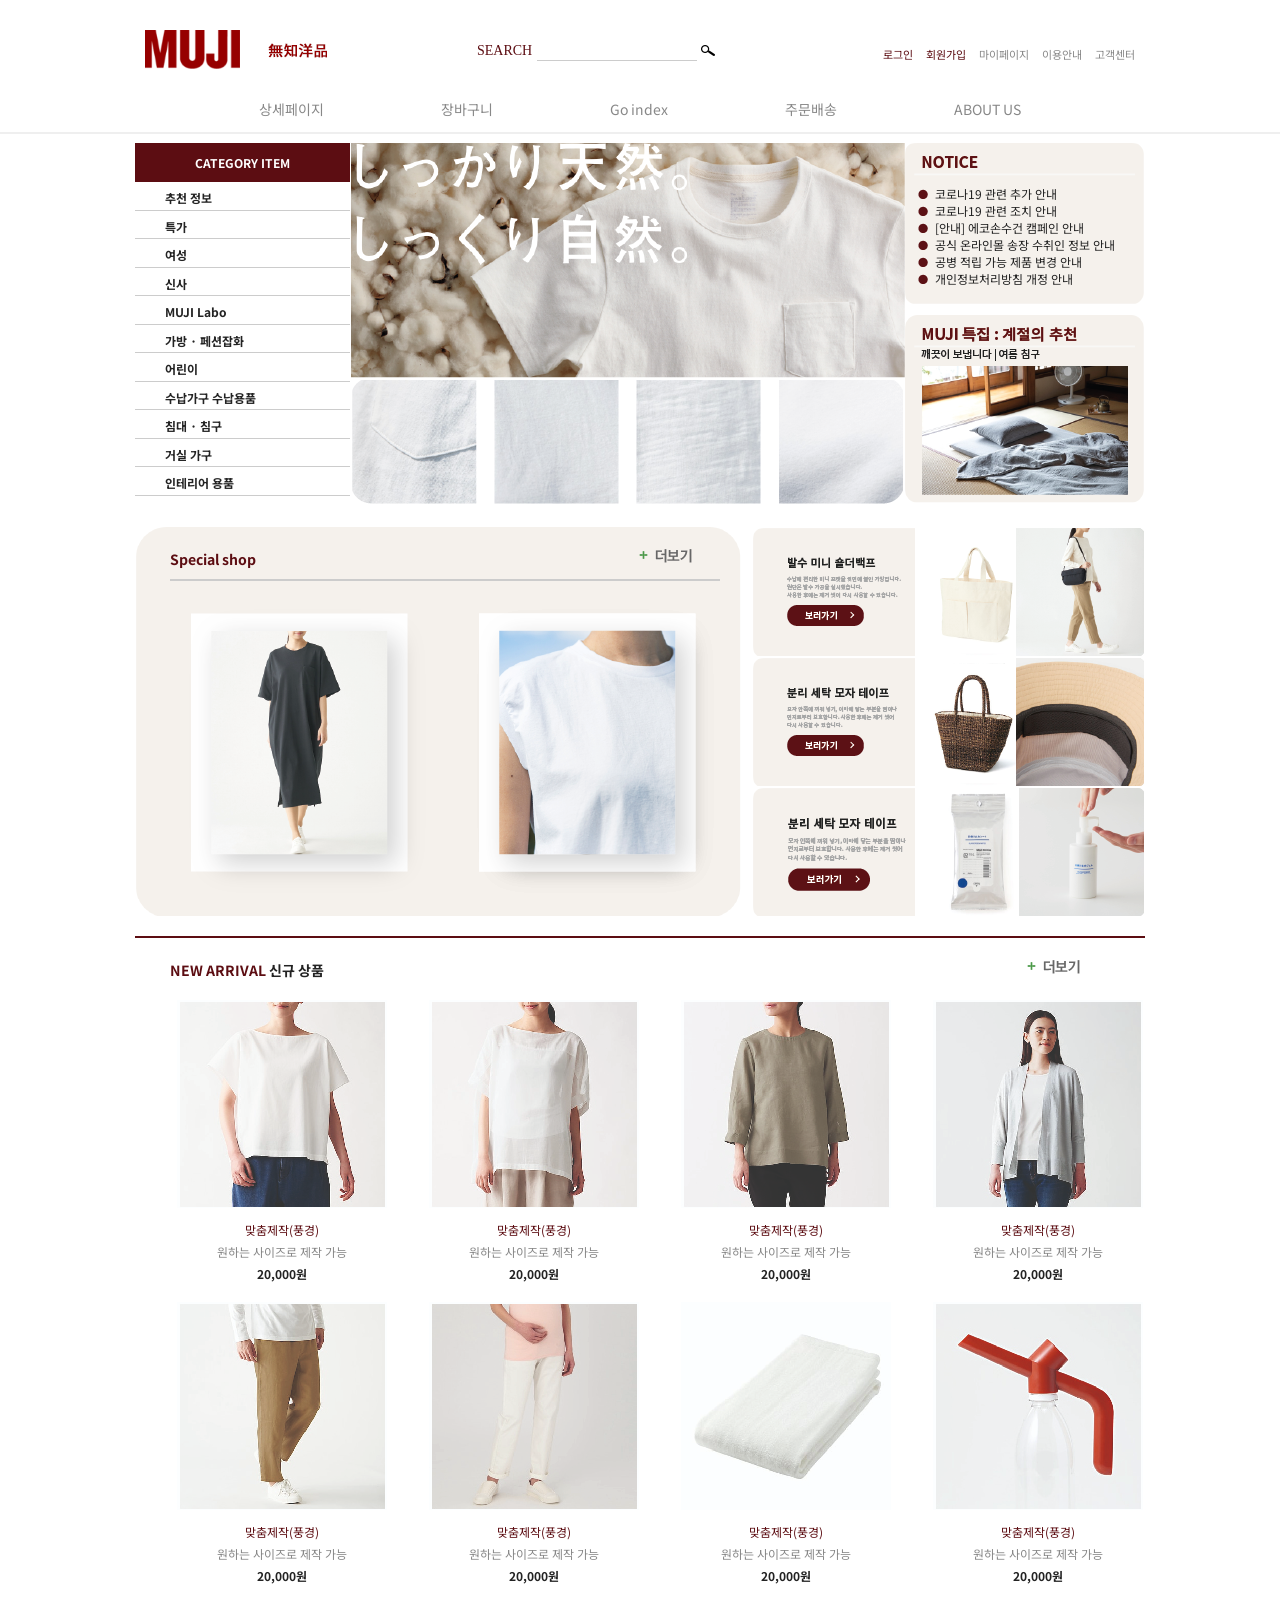
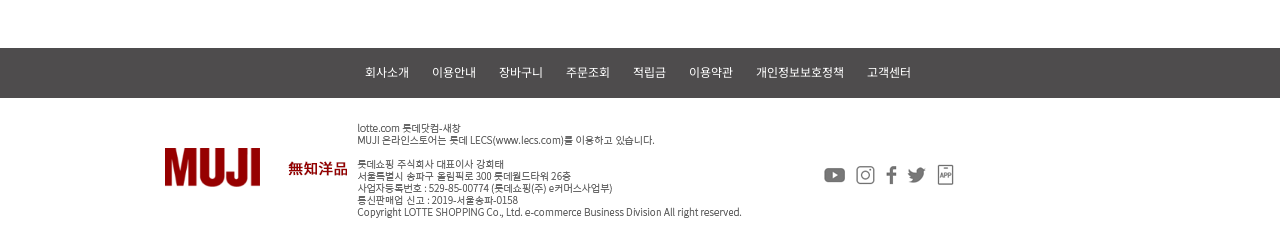
<file: 13.html>
<!DOCTYPE html><!-- 21761046_박지훈-->
<html lang="en" dir="ltr">
  <head>
    <meta charset="utf-8">
    <title></title>
    <link href="https://fonts.googleapis.com/css2?family=Noto+Sans+KR:wght@300;500&display=swap" rel="stylesheet">
    <link rel="stylesheet" type="text/css" href="css/common.css">
    <link rel="stylesheet" type="text/css" href="css/main.css">
  </head>
  <body>
    <header>
      <section id="top">
        <a id="logo" href="13.html"><img src="./img/logo.png"></a>
        <div id="search">
          <div id="search_title">SEARCH</div>
          <div id="search_form"><input type="text"></div>
          <div id="search_button"><img src="./img/btn_search.png"></div>
        </div>
        <nav id="top_menu">
          <ul>
            <li class="green"><a href="#">로그인</a></li>
            <li class="green"><a href="#">회원가입</a></li>
            <li><a href="#">마이페이지</a></li>
            <li><a href="#">이용안내</a></li>
            <li><a href="#">고객센터</a></li>
          </ul>
        </nav><!--top_menu-->
        <div class="clear"></div>
      </section><!--section_top-->
      <nav id="main_menu">
        <ul>
          <li><a href="디떼일.html">상세페이지</a></li>
          <li><a href="바구니.html">장바구니</a></li>
          <li><a href="Index.html">Go index</a></li>
          <li><a href="#">주문배송</a></li>
          <li><a href="#">ABOUT US</a></li>
        </ul>
      </nav>
    </header>
    <section id="main">
      <section id="cat1">
        <div id="cat_title">
          CATEGORY ITEM
      </div>
        <ul>
        <li>추천 정보</li>
        <li>특가</li>
        <li>여성</li>
        <li>신사</li>
        <li>MUJI Labo</li>
        <li>가방 · 페션잡화</li>
        <li>어린이</li>
        <li>수납가구 수납용품</li>
        <li>침대 · 침구</li>
        <li>거실 가구</li>
        <li>인테리어 용품</li>
      </ul>
    </section>
    <!-- section cat1-->
    <section id="cat2">
      <img src="./img/main_img.png">
    </section>
    <!-- section cat2-->
    <section id="cat3">
      <div id="latest_notice">
        <ul>
          <li> 코로나19 관련 추가 안내 </li>
          <li> 코로나19 관련 조치 안내 </li>
          <li> [안내] 에코손수건 캠페인 안내 </li>
          <li> 공식 온라인몰 송장 수취인 정보 안내 </li>
          <li> 공병 적립 가능 제품 변경 안내 </li>
          <li> 개인정보처리방침 개정 안내 </li>
        </ul>
      </div>
      <div id="week_event">

      </div>
    </section>
    <!-- section cat3-->
    <section id="special_shop">
      <h3><span>Special shop</span><img src="./img/more.png"></h3>
      <ul>
        <li><img src="./img/special_img1.png"></li>
        <li><img src="./img/special_img2.png"></li>
      </ul>
    </section>
    <!-- section special_shop-->
    <section id="special_banner">
      <div id="banner1">
        <ul>
          <li><img src="./img/landscape_img1.png"></li>
        </ul>
      </div>
      <div id="banner2">
        <ul>
          <li><img src="./img/point_wallpaper_img1.png"></li>
        </ul>
      </div>
      <div id="banner3">
        <ul>
          <li><img src="./img/children_img1.png" ></li>
        </ul>
      </div>
    </section>
    <!-- section special_banner-->
    <div class="clear"></div>
    <section id="new">
      <h3><span>NEW ARRIVAL</span> 신규 상품<img src="./img/more.png"></h3>
      <div class="item">
        <ul>
          <li><img src="./img/new_01.jpg"></li>
          <li class="subject">맞춤제작(풍경)</li>
          <li class="comment">원하는 사이즈로 제작 가능</li>
          <li class="price">20,000원</li>
        </ul>
      </div>
      <div class="item">
        <ul>
          <li><img src="./img/new_02.jpg"></li>
          <li class="subject">맞춤제작(풍경)</li>
          <li class="comment">원하는 사이즈로 제작 가능</li>
          <li class="price">20,000원</li>
        </ul>
      </div>
      <div class="item">
        <ul>
          <li><img src="./img/new_03.jpg"></li>
          <li class="subject">맞춤제작(풍경)</li>
          <li class="comment">원하는 사이즈로 제작 가능</li>
          <li class="price">20,000원</li>
        </ul>
      </div>
      <div class="item">
        <ul>
          <li><img src="./img/new_04.jpg"></li>
          <li class="subject">맞춤제작(풍경)</li>
          <li class="comment">원하는 사이즈로 제작 가능</li>
          <li class="price">20,000원</li>
        </ul>
      </div>
      <div class="clear"></div>
      <div class="item">
        <ul>
          <li><img src="./img/new_05.jpg"></li>
          <li class="subject">맞춤제작(풍경)</li>
          <li class="comment">원하는 사이즈로 제작 가능</li>
          <li class="price">20,000원</li>
        </ul>
      </div>
      <div class="item">
        <ul>
          <li><img src="./img/new_06.jpg"></li>
          <li class="subject">맞춤제작(풍경)</li>
          <li class="comment">원하는 사이즈로 제작 가능</li>
          <li class="price">20,000원</li>
        </ul>
      </div>
      <div class="item">
        <ul>
          <li><img src="./img/new_07.jpg"></li>
          <li class="subject">맞춤제작(풍경)</li>
          <li class="comment">원하는 사이즈로 제작 가능</li>
          <li class="price">20,000원</li>
        </ul>
      </div>
      <div class="item">
        <ul>
          <li><img src="./img/new_08.jpg"></li>
          <li class="subject">맞춤제작(풍경)</li>
          <li class="comment">원하는 사이즈로 제작 가능</li>
          <li class="price">20,000원</li>
        </ul>
      </div>
    </section>
    <!-- section new-->
    </section>
    <!-- section main-->
    <div class="clear"></div>
    <footer>
      <section id="footer_menu_box">
        <nav id="footer_menu">
          <ul>
            <li><a href="#">회사소개</a></li>
            <li><a href="#">이용안내</a></li>
            <li><a href="#">장바구니</a></li>
            <li><a href="#">주문조회</a></li>
            <li><a href="#">적립금</a></li>
            <li><a href="#">이용약관</a></li>
            <li><a href="#">개인정보보호정책</a></li>
            <li><a href="#">고객센터</a></li>
          </ul>
        </nav>
      </section>
      <!-- section footer_menu_box-->
      <section id="footer_box">
        <div id="footer_logo">
          <a  href="13.html">  <img src="./img/footer_logo.png"></a>
        </div>
        <div id="address">
          <img src="./img/address.png">
        </div>
        <div id="footer_banner">
          <img src="./img/footer_banner_01.png">
        </div>
      </section>
      <!-- section footer_box-->
    </footer>
  </body>
</html>
</file>
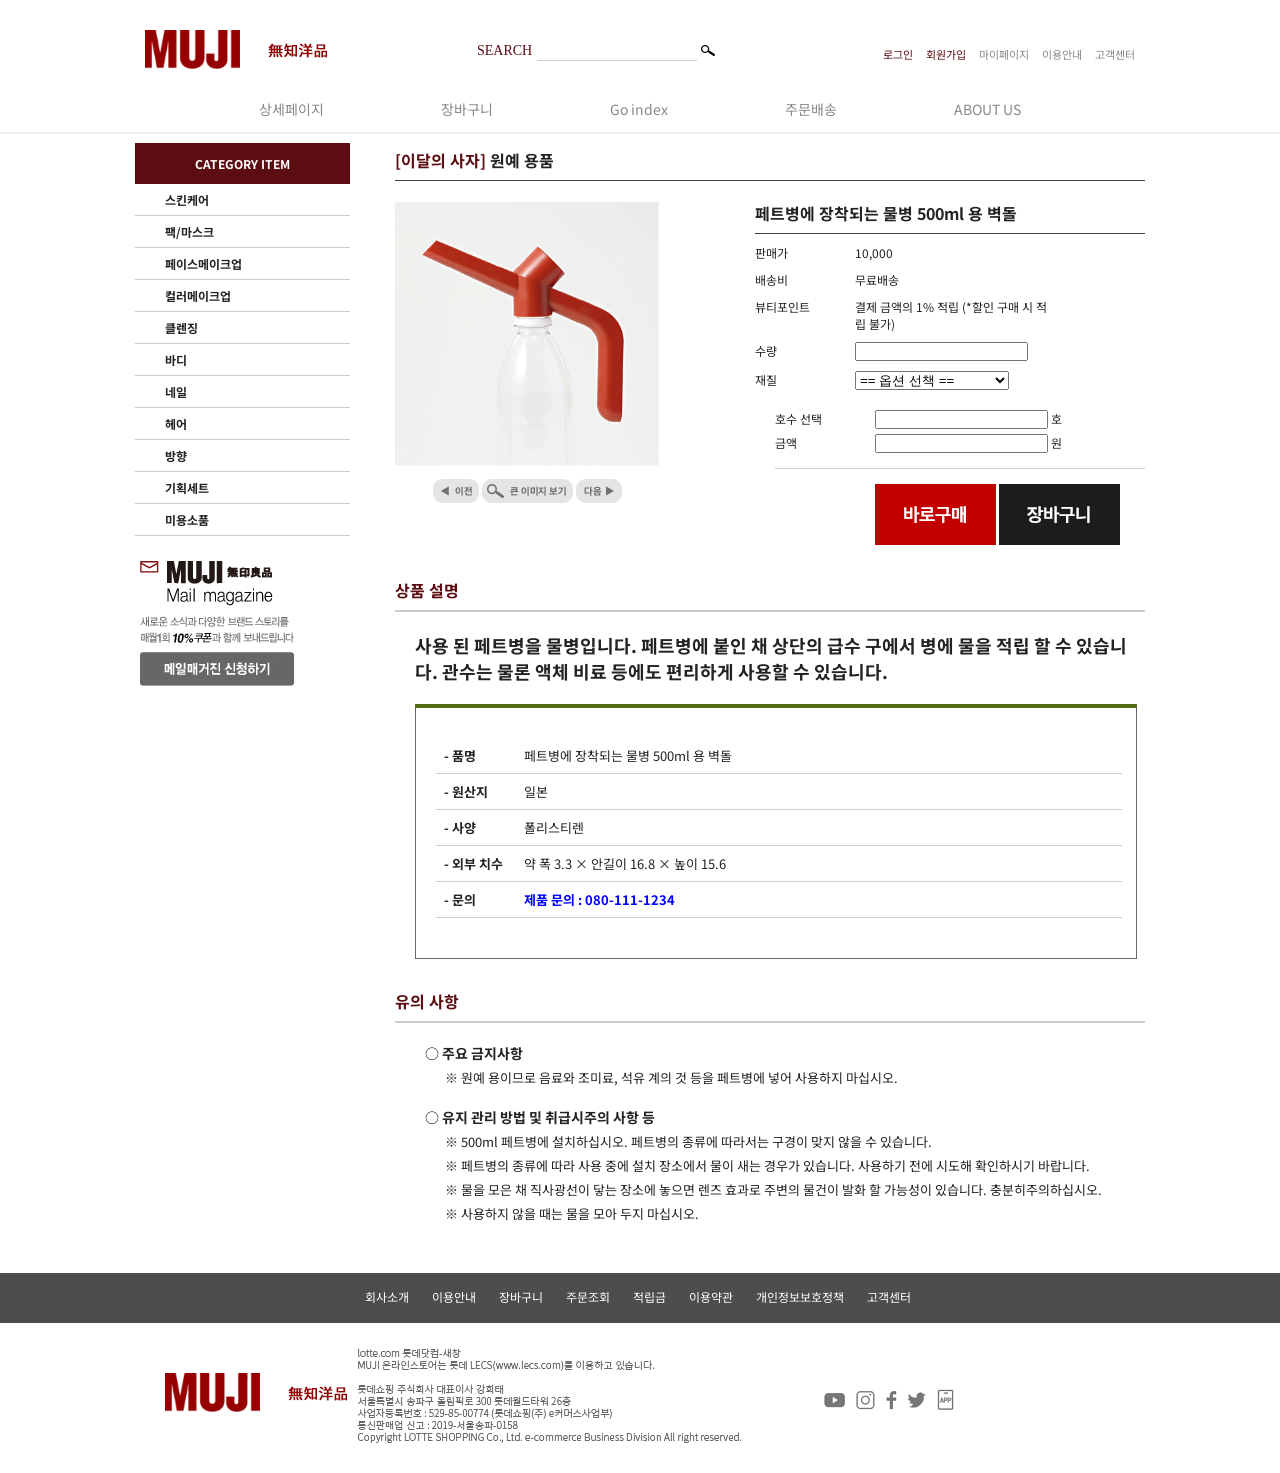
<file: 디떼일.html>
<!DOCTYPE html><!-- 21761046_박지훈-->
<html lang="en" dir="ltr">
  <head>
    <meta charset="utf-8">
    <title></title>
    <link href="https://fonts.googleapis.com/css2?family=Noto+Sans+KR:wght@300;500&display=swap" rel="stylesheet">
    <link rel="stylesheet" type="text/css" href="css/common.css">
    <link rel="stylesheet" type="text/css" href="css/detail.css">
  </head>
  <body>
    <header>
      <section id="top">
        <a id="logo" href="13.html"><img src="./img/logo.png"></a>
        <div id="search">
          <div id="search_title">SEARCH</div>
          <div id="search_form"><input type="text"></div>
          <div id="search_button"><img src="./img/btn_search.png"></div>
        </div>
        <nav id="top_menu">
          <ul>
            <li class="green"><a href="#">로그인</a></li>
            <li class="green"><a href="#">회원가입</a></li>
            <li><a href="#">마이페이지</a></li>
            <li><a href="#">이용안내</a></li>
            <li><a href="#">고객센터</a></li>
          </ul>
        </nav>
        <!--top_menu-->
        <div class="clear"></div>
      </section>
      <!--section_top-->
      <nav id="main_menu">
        <ul>
          <li><a href="디떼일.html">상세페이지</a></li>
          <li><a href="바구니.html">장바구니</a></li>
          <li><a href="Index.html">Go index</a></li>
          <li><a href="#">주문배송</a></li>
          <li><a href="#">ABOUT US</a></li>
        </ul>
      </nav>
    </header>
    <section id="main">
      <aside id="left">
        <div id="cat_title">
          CATEGORY ITEM
      </div>
        <ul>
        <li>스킨케어</li>
        <li>팩/마스크</li>
        <li>페이스메이크업</li>
        <li>컬러메이크업</li>
        <li>클렌징</li>
        <li>바디</li>
        <li>네일</li>
        <li>헤어</li>
        <li>방향</li>
        <li>기획세트</li>
        <li>미용소품</li>
      </ul>
      <div id="customer">
        <img src="./img/customer.png">
      </div>
    </aside>
    <!-- aside left-->
    <section id="right">
      <section id="summary">
        <h3><span>[이달의 사자]</span> 원예 용품</h3>
        <section id="summary1">
          <div class="image">
            <img src="./img/product_img.png">
          </div>
          <div class="buttons">
            <img src="./img/btn_pre.png">
            <img src="./img/btn_show_big.png">
            <img src="./img/btn_next.png">
          </div>
        </section>
        <!-- section summary1-->
        <section id="summary2">
          <h3>페트병에 장착되는 물병 500ml 용 벽돌</h3>
          <div class="item">
            <ul>
              <li>
                <div class="col1">판매가</div>
                <div class="col2">10,000</div>
                <div class="clear"></div>
              </li>
              <li>
                <div class="col1">배송비</div>
                <div class="col2">무료배송</div>
                <div class="clear"></div>
              </li>
              <li>
                <div class="col1">뷰티포인트</div>
                <div class="col2">결제 금액의 1% 적립 (*할인 구매 시 적립 불가)</div>
                <div class="clear"></div>
              </li>
              <li>
                <div class="col1">수량</div>
                <div class="col2"><input type="text"></div>
                <div class="clear"></div>
              </li>
              <li>
                <div class="col1">재질</div>
                <div class="col2">
                  <select>
                    <option>== 옵션 선책 ==</option>
                    <option>매트 타입</option>
                    <option>글리터 타입(27,000원)</option>
                  </select>
                </div>
                <div class="clear"></div>
              </li>
            </ul>
          </div>
          <!--item-->
          <ul class="size">
            <li>
              <div class="col1">호수 선택</div>
              <div class="col2">
                <input type="text"> 호
              </div>
              <div class="clear"></div>
            </li>
            <li>
              <div class="col1">금액</div>
              <div class="col2">
                <input type="text"> 원
              </div>
              <div class="clear"></div>
            </li>
          </ul>
          <!--size-->
          <ul class="buttons">
            <li><img src="./img/btn_buy_now.png"></li>
            <li><img src="./img/btn_cart.png"></li>
          </ul>
        </section>
        <!--section summary2-->
        <div class="clear"></div>
      </section>
      <!--section summary-->
      <section id="explanation">
        <h3>상품 설명</h3>
        <h2>사용 된 페트병을 물병입니다. 페트병에 붙인 채 상단의 급수 구에서 병에 물을 적립 할 수 있습니다. 관수는 물론 액체 비료 등에도 편리하게 사용할 수 있습니다.</h2>
            <div id="explanation_box">
              <ul>
                <li>
                  <div class="col1">- 품명</div>
                  <div class="col2">페트병에 장착되는 물병 500ml 용 벽돌</div>
                  <div class="clear"></div>
                </li>
                <li>
                  <div class="col1">- 원산지	</div>
                  <div class="col2">일본</div>
                  <div class="clear"></div>
                </li>
                <li>
                  <div class="col1">- 사양</div>
                  <div class="col2">폴리스티렌</div>
                  <div class="clear"></div>
                </li>
                <li>
                  <div class="col1">- 외부 치수</div>
                  <div class="col2">약 폭 3.3 × 안길이 16.8 × 높이 15.6</div>
                  <div class="clear"></div>
                </li>
                <li>
                  <div class="col1">- 문의</div>
                  <div class="col2"><span>제품 문의 : 080-111-1234</span></div>
                  <div class="clear"></div>
                </li>
              </ul>
            </div>
            <!--explanation_box-->
      </section>
      <!--section explanation-->
      <section id="required">
        <h3>유의 사항</h3>
        <dl>
          <dt> ○ 주요 금지사항</dt>
          <dd>※ 원예 용이므로 음료와 조미료, 석유 계의 것 등을 페트병에 넣어 사용하지 마십시오.</dd>
        </dl>
        <dl>
          <dt> ○ 유지 관리 방법 및 취급시주의 사항 등</dt>
          <dd>※ 500ml 페트병에 설치하십시오. 페트병의 종류에 따라서는 구경이 맞지 않을 수 있습니다. </dd>
          <dd>※ 페트병의 종류에 따라 사용 중에 설치 장소에서 물이 새는 경우가 있습니다. 사용하기 전에 시도해 확인하시기 바랍니다. </dd>
          <dd>※ 물을 모은 채 직사광선이 닿는 장소에 놓으면 렌즈 효과로 ​​주변의 물건이 발화 할 가능성이 있습니다. 충분히주의하십시오.</dd>
          <dd>※ 사용하지 않을 때는 물을 모아 두지 마십시오.</dd>
        </dl>
      </section>
      <!-- section required-->
    </section>
    <!-- section right-->
  </section>
  <!-- section main-->
    <div class="clear"></div>
    <footer>
      <section id="footer_menu_box">
        <nav id="footer_menu">
          <ul>
            <li><a href="#">회사소개</a></li>
            <li><a href="#">이용안내</a></li>
            <li><a href="#">장바구니</a></li>
            <li><a href="#">주문조회</a></li>
            <li><a href="#">적립금</a></li>
            <li><a href="#">이용약관</a></li>
            <li><a href="#">개인정보보호정책</a></li>
            <li><a href="#">고객센터</a></li>
          </ul>
        </nav>
      </section>
      <!-- section footer_menu_box-->
      <section id="footer_box">
        <div id="footer_logo">
        <a  href="13.html">  <img src="./img/footer_logo.png"></a>
        </div>
        <div id="address">
          <img src="./img/address.png">
        </div>
        <div id="footer_banner">
          <img src="./img/footer_banner_01.png">
        </div>
      </section>
      <!-- section footer_box-->
    </footer>
  </body>
</html>
</file>
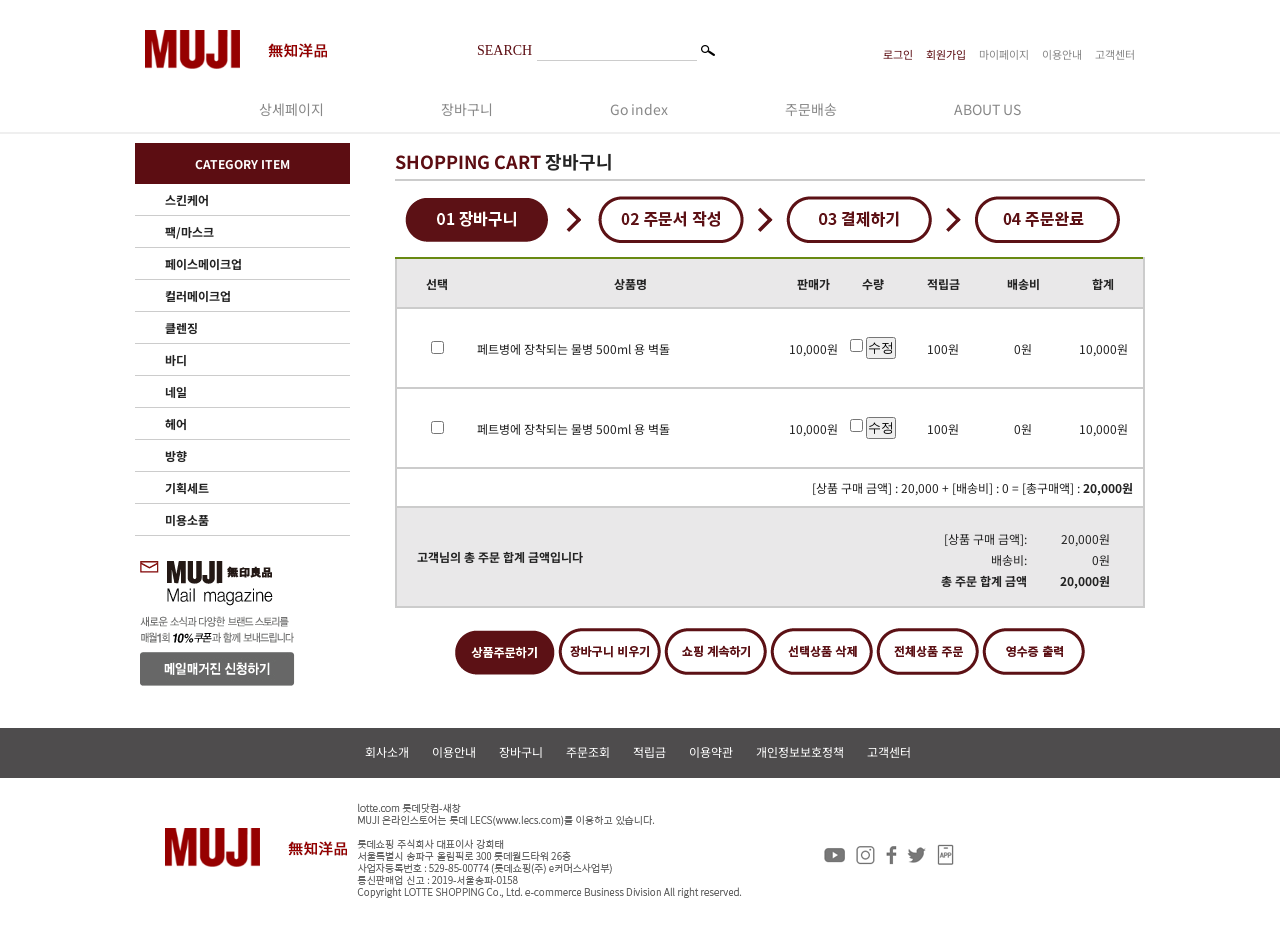
<file: 바구니.html>
<!DOCTYPE html><!-- 21761046_박지훈-->
<html lang="en" dir="ltr">
  <head>
    <meta charset="utf-8">
    <title></title>
    <link href="https://fonts.googleapis.com/css2?family=Noto+Sans+KR:wght@300;500&display=swap" rel="stylesheet">
    <link rel="stylesheet" type="text/css" href="css/common.css">
    <link rel="stylesheet" type="text/css" href="css/cart.css">
  </head>
  <body>
    <header>
      <section id="top">
        <a id="logo" href="13.html"><img src="./img/logo.png"></a>
        <div id="search">
          <div id="search_title">SEARCH</div>
          <div id="search_form"><input type="text"></div>
          <div id="search_button"><img src="./img/btn_search.png"></div>
        </div>
        <nav id="top_menu">
          <ul>
            <li class="green"><a href="#">로그인</a></li>
            <li class="green"><a href="#">회원가입</a></li>
            <li><a href="#">마이페이지</a></li>
            <li><a href="#">이용안내</a></li>
            <li><a href="#">고객센터</a></li>
          </ul>
        </nav>
        <!--top_menu-->
        <div class="clear"></div>
      </section>
      <!--section_top-->
      <nav id="main_menu">
        <ul>
          <li><a href="디떼일.html">상세페이지</a></li>
          <li><a href="바구니.html">장바구니</a></li>
          <li><a href="Index.html">Go index</a></li>
          <li><a href="#">주문배송</a></li>
          <li><a href="#">ABOUT US</a></li>
        </ul>
      </nav>
    </header>
    <section id="main">
      <aside id="left">
        <div id="cat_title">
          CATEGORY ITEM
      </div>
        <ul>
        <li>스킨케어</li>
        <li>팩/마스크</li>
        <li>페이스메이크업</li>
        <li>컬러메이크업</li>
        <li>클렌징</li>
        <li>바디</li>
        <li>네일</li>
        <li>헤어</li>
        <li>방향</li>
        <li>기획세트</li>
        <li>미용소품</li>
      </ul>
      <div id="customer">
        <img src="./img/customer.png">
      </div>
    </aside>
    <!-- aside left-->
    <section id="right">
      <h2 id="cart_title">
        <span>SHOPPING CART</span> 장바구니
      </h2>
      <div id="process">
        <img src="./img/process.png">
      </div>

      <table>
        <tr class="title">
          <th>선택</th>
          <th>상품명</th>
          <th>판매가</th>
          <th>수량</th>
          <th>적립금</th>
          <th>배송비</th>
          <th>합계</th>
        </tr>
        <tr class="items">
          <td class="col1"><input type="checkbox"></td>
          <td class="col2">
            페트병에 장착되는 물병 500ml 용 벽돌
          </td>
          <td class="col3">10,000원</td>
          <td class="col4">
            <input type="checkbox">
            <button>수정</button>
          </td>
          <td class="col5">100원</td>
          <td class="col6">0원</td>
          <td class="col7">10,000원</td>
        </tr>
        <tr class="items">
          <td class="col1"><input type="checkbox"></td>
          <td class="col2">
            페트병에 장착되는 물병 500ml 용 벽돌
          </td>
          <td class="col3">10,000원</td>
          <td class="col4">
            <input type="checkbox">
            <button>수정</button>
          </td>
          <td class="col5">100원</td>
          <td class="col6">0원</td>
          <td class="col7">10,000원</td>
        </tr>
        <tr class="total_price">
          <td colspan="7">
            [상품 구매 금액] : 20,000 + [배송비] : 0 = [총구매액] : <span>20,000원</span>
          </td>
        </tr>
        <tr class="order_status_box">
          <td colspan="7">
            <div class="order_status">
              <p><span>고객님의 총 주문 합계 금액입니다</span></p>
              <div>
                <ul>
                  <li class="col1">[상품 구매 금액]:</li>
                  <li class="col2">20,000원</li>
                </ul>
                <ul>
                  <li class="col1">배송비:</li>
                  <li class="col2">0원</li>
                </ul>
                <ul>
                  <li class="col1"><span>총 주문 합계 금액</span></li>
                  <li class="col2"><span>20,000원</span></li>
                </ul>
              </div>
            </div>
            <!--order_status-->
          </td>
        </tr>
      </table>
      <ul id="order_buttons">
        <li><img src="./img/order_button1.png"></li>
        <li><img src="./img/order_button2.png"></li>
        <li><img src="./img/order_button3.png"></li>
        <li><img src="./img/order_button4.png"></li>
        <li><img src="./img/order_button5.png"></li>
        <li><img src="./img/order_button6.png"></li>
      </ul>
    </section>
    <!-- section right-->
  </section>
  <!-- section main-->
    <div class="clear"></div>
    <footer>
      <section id="footer_menu_box">
        <nav id="footer_menu">
          <ul>
            <li><a href="#">회사소개</a></li>
            <li><a href="#">이용안내</a></li>
            <li><a href="#">장바구니</a></li>
            <li><a href="#">주문조회</a></li>
            <li><a href="#">적립금</a></li>
            <li><a href="#">이용약관</a></li>
            <li><a href="#">개인정보보호정책</a></li>
            <li><a href="#">고객센터</a></li>
          </ul>
        </nav>
      </section>
      <!-- section footer_menu_box-->
      <section id="footer_box">
        <div id="footer_logo">
        <a  href="13.html">  <img src="./img/footer_logo.png"></a>
        </div>
        <div id="address">
          <img src="./img/address.png">
        </div>
        <div id="footer_banner">
          <img src="./img/footer_banner_01.png">
        </div>
      </section>
      <!-- section footer_box-->
    </footer>
  </body>
</html>
</file>
<file: css/common.css>
/*21761046_박지훈*/

* {
  margin:0;
  padding:0;
}
body {
  font-family: 'Noto Sans KR', sans-serif;
  font-size: 12px;
  color:#232323;
  background-color: #ffffff;
}
ul {
  list-style-type: none;
}
a:link, a:visited, a:hover, a:active {
  text-decoration: none;
  color:#5c0d12;
}
.clear {
  clear:both;
}
/*-헤더--*/
header {
  height: 128px;
}
header #top {
  width: 990px;
  margin:0 auto;
  /*border: solid 1px #0000ff;*/
}
header #logo {
  float: left;
  margin:30px 0 0 0;
  /*border: solid 1px #0000ff;*/
}
/* 검색 */
header #search {
  float: left;
  font-family:"Sans-serif";
  font-size: 12px;
  color:#5c0d12;
  margin:40px 0 0 150px;
  /*border: solid 1px #0000ff;*/
}
header #search #search_title {
  float: left;
  margin-top: 3px;
  font-size: 14px;
}
header #search #search_form {
  float:left;
}
header #search #search_form input {
  width: 160px;
  height: 20px;
  border: 0;
  background-color: #ffffff;
  border-bottom: solid 1px #cccccc;
  margin-left: 5px;
}
header #search #search_button {
  float: left;
  margin:3px 0 0 3px;
}
/*상단메뉴*/
header #top_menu {
  float:right;
  margin-top:45px;
  /*border: solid 1px #0000ff;*/
}
header #top_menu a:link {
  font-size: 11px;
  color:#888888;
}
header #top_menu a:visited {
  font-size: 11px;
  color:#888888;
}
header #top_menu a:hover {
  font-size: 11px;
  color:#888888;
}
header #top_menu a:active {
  font-size: 11px;
  color:#888888;
}
header #top_menu li.green a:link {
  color:#5c0d12;
}
header #top_menu li.green a:visited {
  color:#5c0d12;
}
header #top_menu li.green a:hover {
  color:#5c0d12;
}
header #top_menu li.green a:active {
  color:#5c0d12;
}
header #top_menu li {
  display: inline;
  margin-left:10px;
}
/*메인메뉴*/
header #main_menu {
  height: 45px;
  font-size: 14px;
  margin-top: 15px;
  background-color: #ffffff;
  border-bottom: solid 2px #efefef;
  /*border: solid 1px #0000ff;*/
}
header #main_menu ul {
  width: 990px;
  margin: auto;
  /*border: solid 1px #0000ff;*/
  padding-top: 12px;
  text-align: center;
}
header #main_menu li {
  display: inline;
  margin:0 57px;
}
header #main_menu a:link {
  color:#888888;
}
header #main_menu a:visited {
  color:#888888;
}
header #main_menu a:hover {
  color:#5c0d12;
}
header #main_menu a:active {
  color:#888888;
}
/*-----푸터-----*/
footer {
  height: 200px;
  margin-top: 50px;
}
footer #footer_menu_box {
  height:50px;
  background-color: #4e4c4d;
}
footer #footer_menu {
  width: 1010px;
  margin:0 auto;
  padding-top: 15px;
}
footer #footer_menu ul {
  margin-left: 210px;
}
footer #footer_menu li {
  display:inline;
  margin-left: 20px;
}
footer #footer_menu a:link {
  color:#ffffff;
}
footer #footer_menu a:hover {
  color:#ffffff;
}
footer #footer_menu a:visited {
  color:#ffffff;
}
footer #footer_menu a:active {
  color:#ffffff;
}
footer #footer_box {
  width: 1010px;
  margin:auto;
}
footer #footer_box div {
  float: left;
}
footer #footer_box #footer_logo {
  margin:50px 0 0 30px;
}
footer #footer_box #address {
  margin:25px 0 0 10px;
}
footer #footer_box #footer_banner {
  margin:50px 0 0 70px;
}
</file>
<file: css/main.css>
/*21761046_박지훈*/

/* 메인 콘텐츠 */
section#main {
  width:1010px;
  margin:auto;
}
/* 좌측 카테고리 = 메인 이미지 = 공지사항/주간 이벤트 */
section#cat1 {
  width: 215px;
  float:left;
  margin-top:15px;
  font-weight: bold;
}
section#cat1 #cat_title {
  padding: 11px;
  background-color:#5c0d12;
  color:#ffffff;
  text-align: center;
}
section#cat1 li {
  color:#232323;
  padding: 7px 0 3.5px 30px;
  border-bottom: solid 1px #cccccc;
}
section#cat2 {
  float:left;
  margin-top: 15px;
}
section#cat3 {
  width: 236px;
  float: left;
  margin-top: 15px;
}
section#cat3 #latest_notice {
  width: 239px;
  height: 161px;
  background-image: url("../img/latest_notice.png");
  background-repeat: no-repeat;
}
section#cat3 #latest_notice ul {
  padding:42px 0 0 30px;
  list-style-image: url("../img/blue_dot.png");
}
section#cat3 #week_event {
  width: 239px;
  height: 191px;
  margin-top: 11px;
  background-image: url("../img/week_event.png");
  background-repeat: no-repeat;
}
section#cat3 #week_event img {
  margin:58px 0 0 22px;
}
/* 스페셜 숍(special_shop)*/
section#special_shop {
  width: 612px;
  height: 389px;
  margin-top:20px;
  float:left;
  background-image: url("../img/special_shop.png");
  background-repeat: no-repeat;
}
section#special_shop h3 {
  width: 550px;
  margin:20px 0 0 35px;
  padding-bottom: 10px;
  border-bottom:solid 2px #cccccc;
}
section#special_shop h3 img {
  margin:0 0 0 380px;
  padding:0;
}
section#special_shop h3 span {
  color:#5c0d12;
}
section#special_shop ul {
  margin:10px 0 0 25px;
}
section#special_shop li {
  display:inline;
  margin:0 2px;
}
section#special_shop img {
  padding: 10px;
  margin-left:10px;
  /*border: solid 1px #cccccc;*/
}
section#special_banner {
  float:left;
  margin:19px 0 0 5px;
}
section#special_banner div {
  width: 392px;
  height: 129px;
  margin-top:1px;
}
/* 스페셜 숍 우측의 배너 3개*/
section#special_banner #banner1 {
  background-image:url("../img/landscape.png");
  background-repeat: no-repeat;
}
section#special_banner #banner2 {
  background-image:url("../img/point_wallpaper.png");
  background-repeat: no-repeat;
}
section#special_banner #banner3 {
  background-image:url("../img/children.png");
  background-repeat: no-repeat;
}
section#special_banner ul {
  padding:30px 0 0 35px;
}
section#special_banner li {
  display:inline;
}
section#new {
  height: 660px;
  margin-top:20px;
  border-top:solid 2px #5c0d12;
}
section#new h3 {
  margin:20px 0 0 35px;
}
section#new h3 img {
  margin:0 0 0 700px;
}
section#new h3 span {
  color:#5c0d12;
}
section#new .item {
  float:left;
  text-align: center;
  margin:20px 0 0 42px;
}
section#new .item .subject {
  margin-top:10px;
  color:#5c0d12;
}
section#new .item .comment {
  margin-top:5px;
  color:#888888;
}
section#new .item .price {
  margin-top:5px;
  font-weight:bold;
}
footer
</file>
<file: css/detail.css>
/*21761046_박지훈*/

/* 메인 콘텐츠 */
section#main {
  width:1010px;
  margin:auto;
}
aside#left {
  width:215px;
  float:left;
  margin-top:15px;
  font-weight: bold;
}
aside#left #cat_title {
  padding:12px;
  background-color:#5c0d12;
  color:#ffffff;
  text-align: center;
}
aside#left li {
  color:#232323;
  padding:7px 0 7px 30px;
  /*border-left: solid 1px #cccccc;*/
  /*border-right: solid 1px #cccccc;*/
  border-bottom:solid 1px #cccccc;
}
aside#left #customer {
  width: 213px;
  height: 100px;
  margin-top: 20px;
  /*border:solid 1px #cccccc;*/
  background-color: #ffffff;
}
aside#left #customer img {
  margin:5px 0 0 5px;
}
/*우측 콘텐츠*/
section#right {
  width:750px;
  float:right;
  margin-top:20px;
}
/* 상품 구매 정보(상품 제목, 판매가, 제조사, 가격 등)*/
section#right #summary h3 {
  font-size: 16px;
  padding-bottom: 8px;
  border-bottom:solid 1px #444444;
}
section#right #summary h3 span {
  color:#5c0d12;
}
section#right #summary1 {
  float:left;
  margin-top: 20px;
}
section#right #summary1 .buttons {
  text-align: center;
  margin-top:10px;
}
section#right #summary2 {
  width:390px;
  float:right;
  margin-top:20px;
}
section#right #summary2 .items {
  margin-left: 20px 0 0 20px;
  padding-bottom:10px;
  border-bottom:solid 1px #cccccc;
}
section#right #summary2 .item li {
  margin:10px 0 0 0;
}
section#right #summary2 .col1 {
  width: 100px;
  float:left;
}
section#right #summary2 .col2 {
  width: 200px;
  float:left;
}
section#right #summary2 .size {
  margin:20px 0 0 20px;
  padding-bottom:10px;
  border-bottom:solid 1px #cccccc;
}
section#right #summary2 .size li {
  margin:5px 0px;
}
section#right #summary2 .buttons {
  margin:15px 0 0 120px;
}
section#right #summary2 .buttons li {
  display:inline;
}
/* 상품 설명 */
section#right #explanation h3 {
  font-size: 16px;
  padding-bottom: 8px;
  margin-top: 30px;
  border-bottom: solid 2px #cccccc;
  color: #5c0d12;
}
section#right #explanation h2 {
  margin:20px 0 0 20px;
}
section#right #explanation_box {
  width: 720px;
  height:250px;
  margin:20px 0 0 20px;
  border:solid 1px #666666;
  border-top: solid 4px #576c11;
  background-color: #ffffff;
}
section#right #explanation_box ul {
  padding:30px 0 0 20px;
  font-size: 13px;
}
section#right #explanation_box li {
  width:670px;
  padding:8px;
  border-bottom: solid 1px #cccccc;
}
section#right #explanation_box .col1 {
  float:left;
  width:80px;
  font-weight: bold;
}
section#right #explanation_box .col2 {
  float: left;
}
section#right #explanation_box .col2 span {
  color:#0000ff;
  font-weight: bold;
}
/* 유의 사항 */
section#right #required h3 {
  font-size: 16px;
  padding-bottom: 8px;
  margin-top:30px;
  border-bottom: solid 2px #cccccc;
  color:#5c0d12;
}
section#right #required dl {
  margin:20px 0 0 30px;
}
section#right #required dt {
  font-size: 14px;
  font-weight: bold;
  margin-top:20px;
}
section#right #required dd {
  font-size: 13px;
  margin:5px 0 0 20px;
}
</file>
<file: css/cart.css>
/*21761046_박지훈*/

/* 메인 콘텐츠 */
section#main {
  width:1010px;
  margin:auto;
}
aside#left {
  width:215px;
  float:left;
  margin-top:15px;
  font-weight: bold;
}
aside#left #cat_title {
  padding:12px;
  background-color:#5c0d12;
  color:#ffffff;
  text-align: center;
}
aside#left li {
  color:#232323;
  padding:7px 0 7px 30px;
  /*border-left: solid 1px #cccccc;*/
  /*border-right: solid 1px #cccccc;*/
  border-bottom:solid 1px #cccccc;
}
aside#left #customer {
  width: 213px;
  height: 100px;
  margin-top: 20px;
  /*border:solid 1px #cccccc;*/
  background-color: #ffffff;
}
aside#left #customer img {
  margin:5px 0 0 5px;
}
/*우측 콘텐츠*/
section#right {
  width:750px;
  float:right;
  margin-top:20px;
}
/*장바구니*/
section#right h2#cart_title {
  padding:0 0 5px 0;
  border-bottom: solid 2px #cccccc;
}
section#right h2#cart_title span {
  color:#5c0d12;
}
section#right #process {
  margin:15px 0 0 10px;
}
section#right table {
  width: 100%;
  margin:10px 0 0 0;
  border-collapse: collapse;
  border-top: solid 2px #688912;
  border-left: solid 2px #cccccc;
  border-right: solid 2px #cccccc;
  border-bottom: solid 2px #cccccc;
}
section#right tr.title {
  height:50px;
  background-color: #e9e8e9;
}
section#right th {
  padding:10px;
  border-bottom:solid 2px #cccccc;
}
section#right tr.items {
  height:80px;
  border-bottom:solid 2px #cccccc;
}
section#right tr.itwms td {
  padding:5px;
  border-bottom:solid 2px #cccccc;
}
section#right tr.items .col1 {
  width:80px;
  text-align: center;
}
section#right tr.items .col2 {

}
section#right tr.items .col3 {
  width: 60px;
  text-align: center;
}
section#right tr.items .col4 {
  width: 60px;
  text-align: center;
}
section#right tr.items .col5 {
  width: 80px;
  text-align: center;
}
section#right tr.items .col6 {
  width: 80px;
  text-align: center;
}
section#right tr.items .col7 {
  width: 80px;
  text-align: center;
}
section#right tr.total_price {
  height: 25px;
}
section#right tr.total_price td {
  text-align: right;
  padding:10px;
}
section#right tr.order_status_box {
  height: 100px;
  background-color: #e9e8e9;
  border-top: solid 2px #cccccc;
}
section#right .order_status_box td {
  vertical-align: top;
}
section#right .order_status {
  position: relative;
}
section#right .order_status p {
  position: absolute;
  top: 40px;
  left: 20px;
}
section#right .order_status div {
  position: absolute;
  top: 20px;
  left: 480px;
}
section#right .order_status li {
  display: inline-block;
  margin:2px 0;
}
section#right .order_status .col1 {
  width: 150px;
  text-align: right;
}
section#right .order_status .col2 {
  width: 80px;
  text-align: right;
}
section#right table span {
  font-weight: bold;
}
section#right #order_buttons {
  margin:20px 0 0 0;
  text-align: center;
}
section#right #order_buttons li {
  display: inline;
}
</file>
